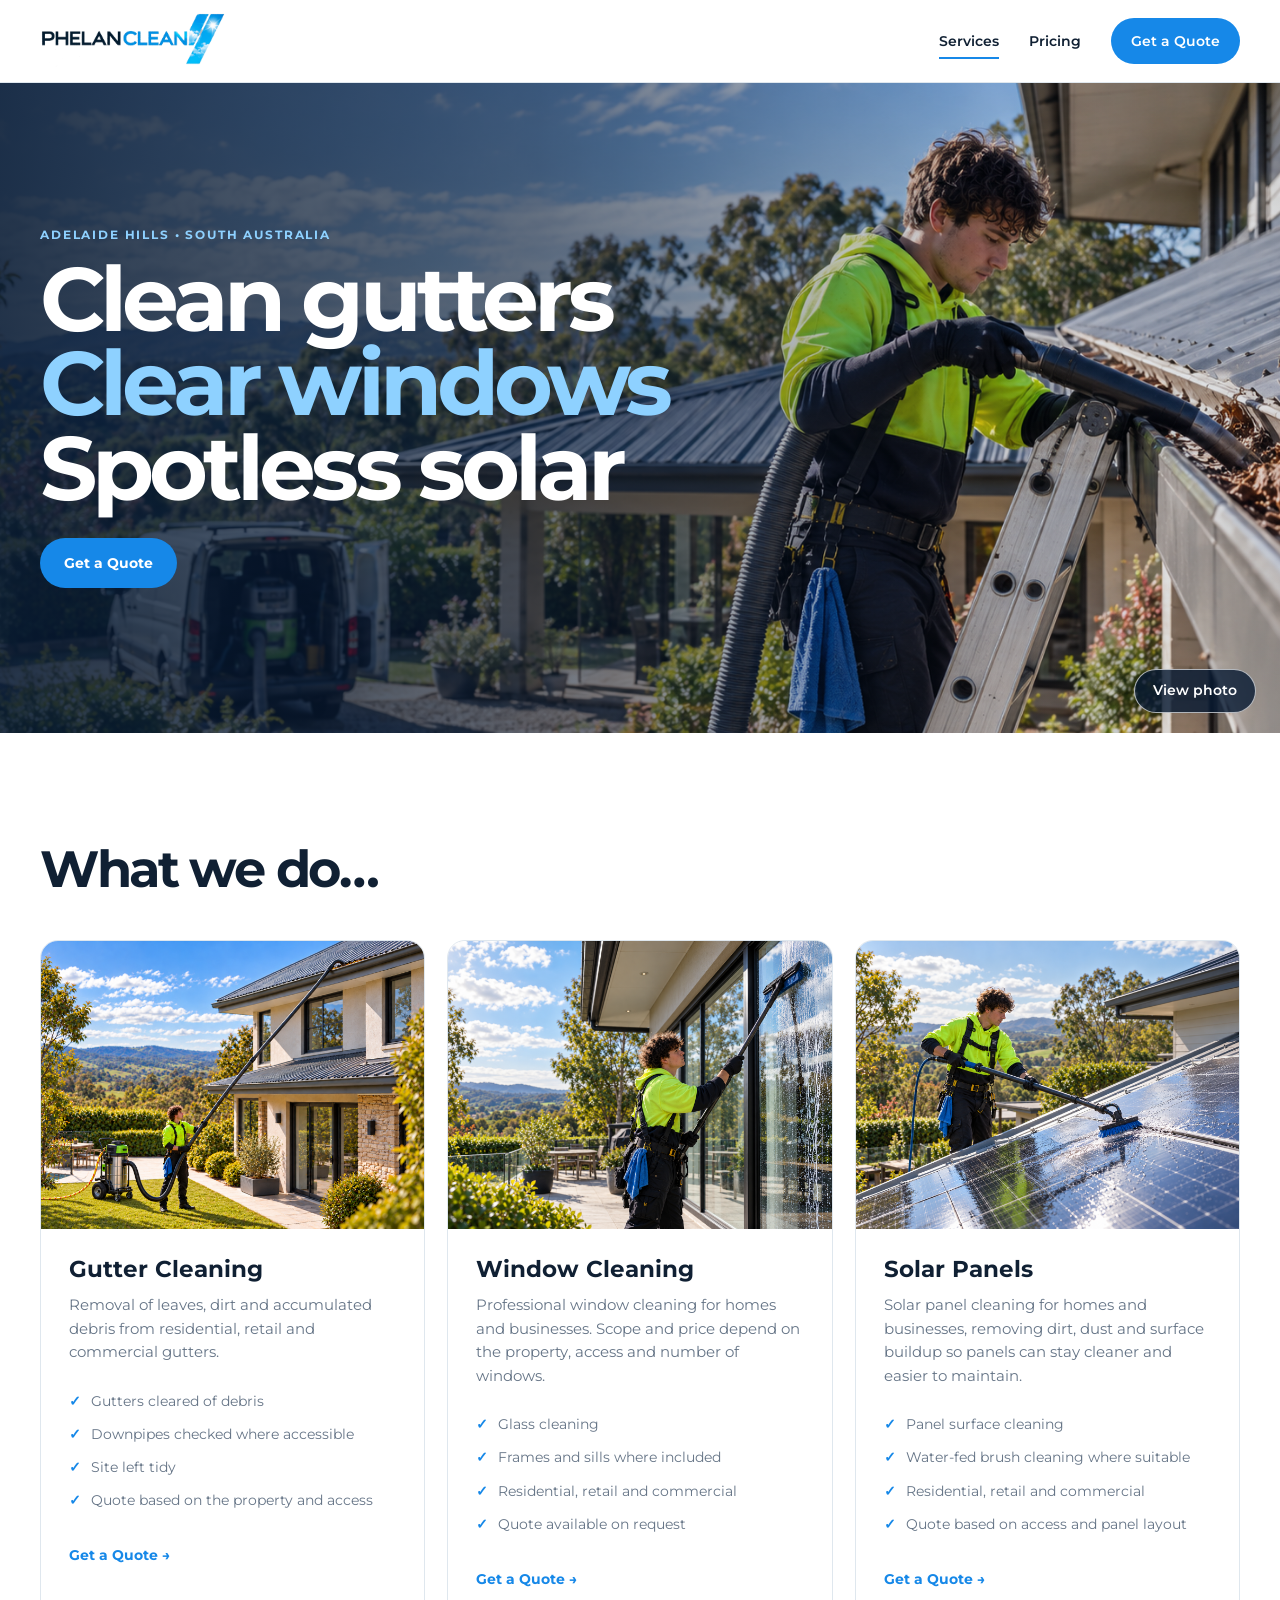
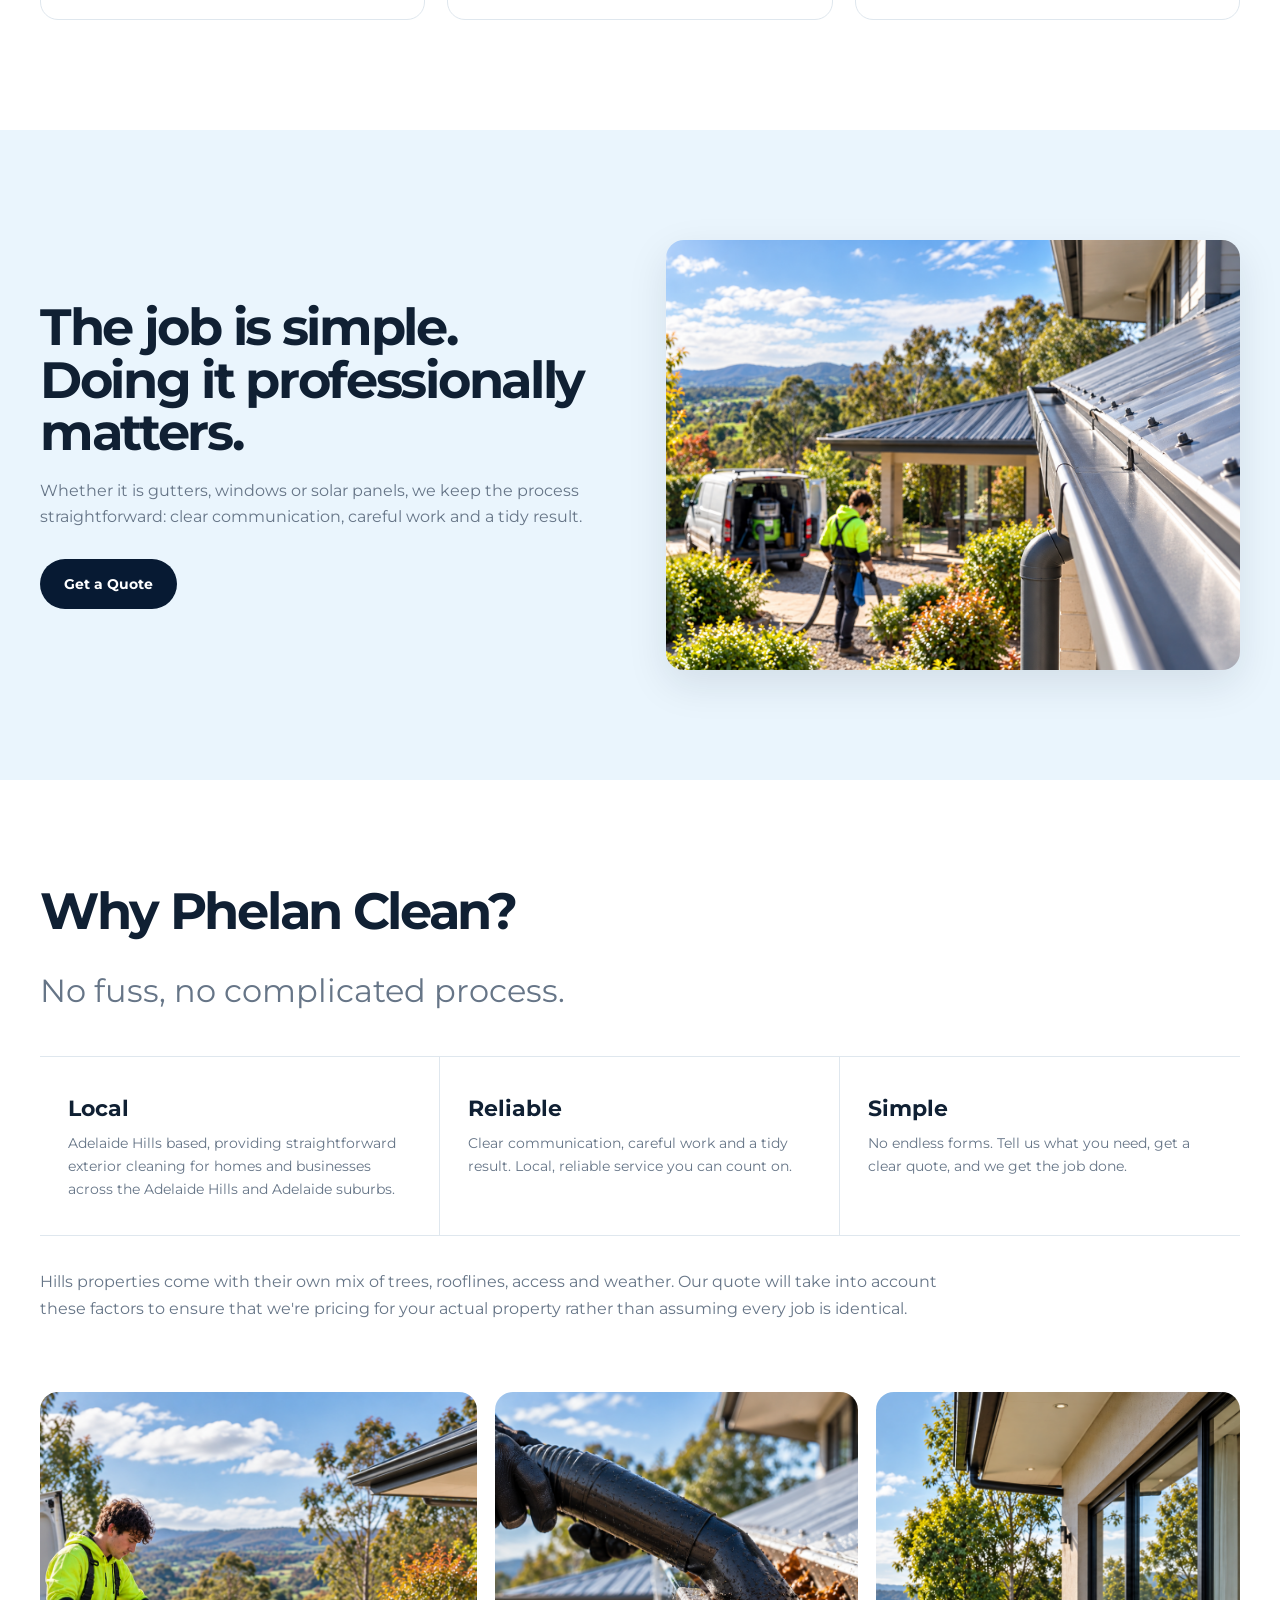
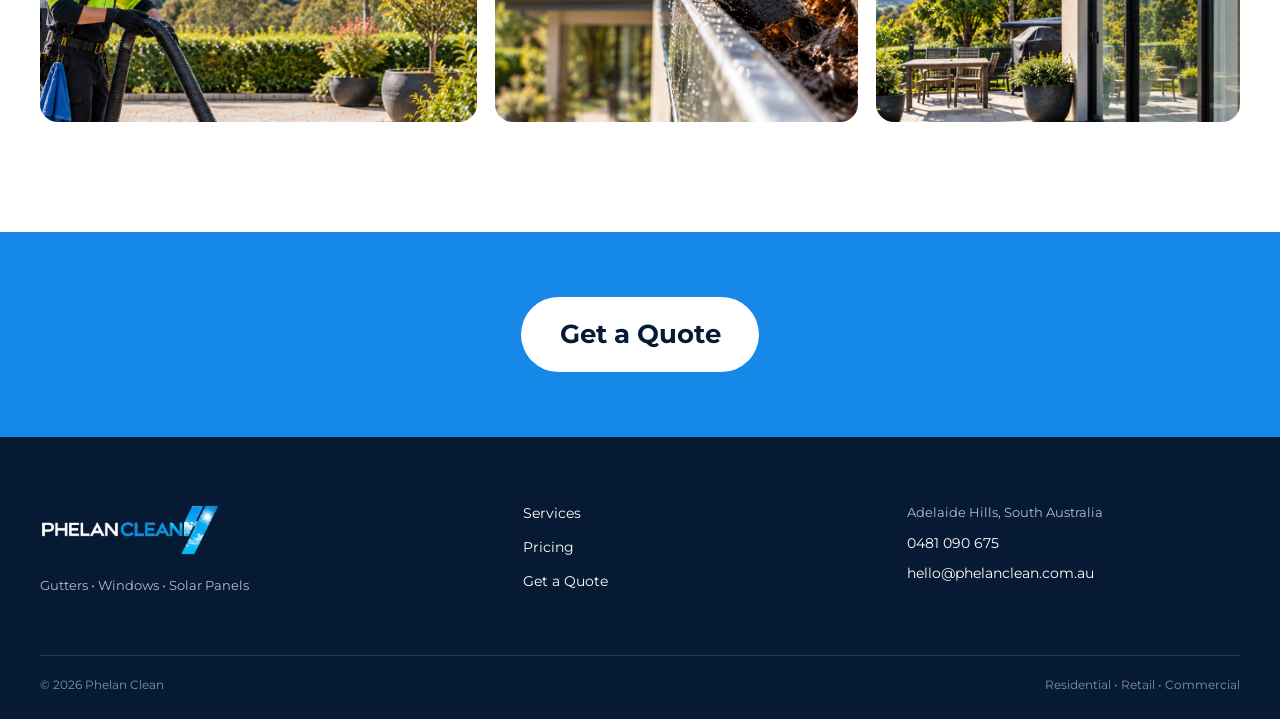
<file: index.html>
<!doctype html>
<html lang="en-AU">

<head>
<meta charset="utf-8">
<meta name="viewport" content="width=device-width, initial-scale=1">
<meta name="description" content="Phelan Clean — gutter, window and solar panel cleaning in the Adelaide Hills.">
<title>Services | Phelan Clean</title>
<link rel="stylesheet" href="css/style.css">
</head>
<body>
<header class="site-header"><div class="container nav-wrap">
<a class="brand" href="index.html"><img src="images/phelan-clean-logo-clean.png" alt="Phelan Clean"></a>
<button class="menu-toggle" type="button" aria-expanded="false" aria-controls="site-nav"><span></span><span></span><span></span><span class="sr-only">Open menu</span></button>
<nav id="site-nav" class="site-nav" aria-label="Main navigation"><a class="active" href="index.html">Services</a><a class="" href="pricing.html">Pricing</a><a class="nav-cta" href="quote.html">Get a Quote</a></nav>
</div></header>
<main><section class="hero">
  <div class="hero-media"><img src="images/hero-services.png" alt="Professional gutter cleaning at an Adelaide Hills home"></div>
  <div class="container hero-content">
    <p class="eyebrow">ADELAIDE HILLS • SOUTH AUSTRALIA</p>
    <h1>Clean gutters<br><span>Clear windows</span><br>Spotless solar</h1>
    <a class="button button-primary" href="quote.html">Get a Quote</a>
  </div>
</section>

<section class="section">
  <div class="container">
    <div class="section-heading"><h2>What we do…</h2></div>
    <div class="service-grid">
      <article class="service-card">
        <div class="service-image"><img src="images/gutter-cleaning-ground-v4.png" alt="Gutter cleaning from the ground using a long vacuum pole"></div>
        <div class="service-card-body">
          <h3>Gutter Cleaning</h3>
          <p>Removal of leaves, dirt and accumulated debris from residential, retail and commercial gutters.</p>
          <ul class="check-list"><li>Gutters cleared of debris</li><li>Downpipes checked where accessible</li><li>Site left tidy</li><li>Quote based on the property and access</li></ul>
          <a class="text-link" href="quote.html">Get a Quote →</a>
        </div>
      </article>
      <article class="service-card">
        <div class="service-image"><img src="images/window-cleaning.png" alt="Window cleaning"></div>
        <div class="service-card-body">
          <h3>Window Cleaning</h3>
          <p>Professional window cleaning for homes and businesses. Scope and price depend on the property, access and number of windows.</p>
          <ul class="check-list"><li>Glass cleaning</li><li>Frames and sills where included</li><li>Residential, retail and commercial</li><li>Quote available on request</li></ul>
          <a class="text-link" href="quote.html">Get a Quote →</a>
        </div>
      </article>
      <article class="service-card">
        <div class="service-image"><img src="images/solar-cleaning.png" alt="Solar panel cleaning"></div>
        <div class="service-card-body">
          <h3>Solar Panels</h3>
          <p>Solar panel cleaning for homes and businesses, removing dirt, dust and surface buildup so panels can stay cleaner and easier to maintain.</p>
          <ul class="check-list"><li>Panel surface cleaning</li><li>Water-fed brush cleaning where suitable</li><li>Residential, retail and commercial</li><li>Quote based on access and panel layout</li></ul>
          <a class="text-link" href="quote.html">Get a Quote →</a>
        </div>
      </article>
    </div>
  </div>
</section>

<section class="feature-section">
  <div class="container feature-grid">
    <div class="feature-copy"><h2>The job is simple.<br>Doing it professionally matters.</h2><p>Whether it is gutters, windows or solar panels, we keep the process straightforward: clear communication, careful work and a tidy result.</p><a class="button button-dark" href="quote.html">Get a Quote</a></div>
    <div class="feature-image"><img src="images/gutter-result.png" alt="Clean gutters after professional cleaning"></div>
  </div>
</section>

<section class="trust-section">
  <div class="container">
    <div class="section-heading"><h2>Why Phelan Clean?</h2><p class="trust-tagline">No fuss, no complicated process.</p></div>
    <div class="trust-grid">
      <div><strong>Local</strong><span>Adelaide Hills based, providing straightforward exterior cleaning for homes and businesses across the Adelaide Hills and Adelaide suburbs.</span></div>
      <div><strong>Reliable</strong><span>Clear communication, careful work and a tidy result. Local, reliable service you can count on.</span></div>
      <div><strong>Simple</strong><span>No endless forms. Tell us what you need, get a clear quote, and we get the job done.</span></div>
    </div>
    <p class="trust-property">Hills properties come with their own mix of trees, rooflines, access and weather. Our quote will take into account these factors to ensure that we're pricing for your actual property rather than assuming every job is identical.</p>
  </div>
</section>

<section class="gallery-section"><div class="container"><div class="gallery-grid"><img src="images/gallery-1.png" alt="Adelaide Hills property"><img src="images/gallery-2.png" alt="Professional exterior cleaning"><img src="images/gallery-3.png" alt="Clean windows on a home"></div></div></section>

<section class="cta-section cta-quote"><div class="container cta-inner"><a class="button button-light" href="quote.html">Get a Quote</a></div></section></main>
<footer class="site-footer"><div class="container footer-grid">
<div><img class="footer-logo" src="images/phelan-clean-logo-footer-white-v2.png" alt="Phelan Clean"><p>Gutters • Windows • Solar Panels</p></div>
<div class="footer-links"><a href="index.html">Services</a><a href="pricing.html">Pricing</a><a href="quote.html">Get a Quote</a></div>
<div class="footer-contact"><p>Adelaide Hills, South Australia</p><a href="tel:+61481090675">0481 090 675</a><a href="mailto:hello@phelanclean.com.au">hello@phelanclean.com.au</a></div>
</div><div class="container footer-bottom"><span>© 2026 Phelan Clean</span><span>Residential • Retail • Commercial</span></div></footer>
<script src="js/script.js"></script>
</body></html>
</file>
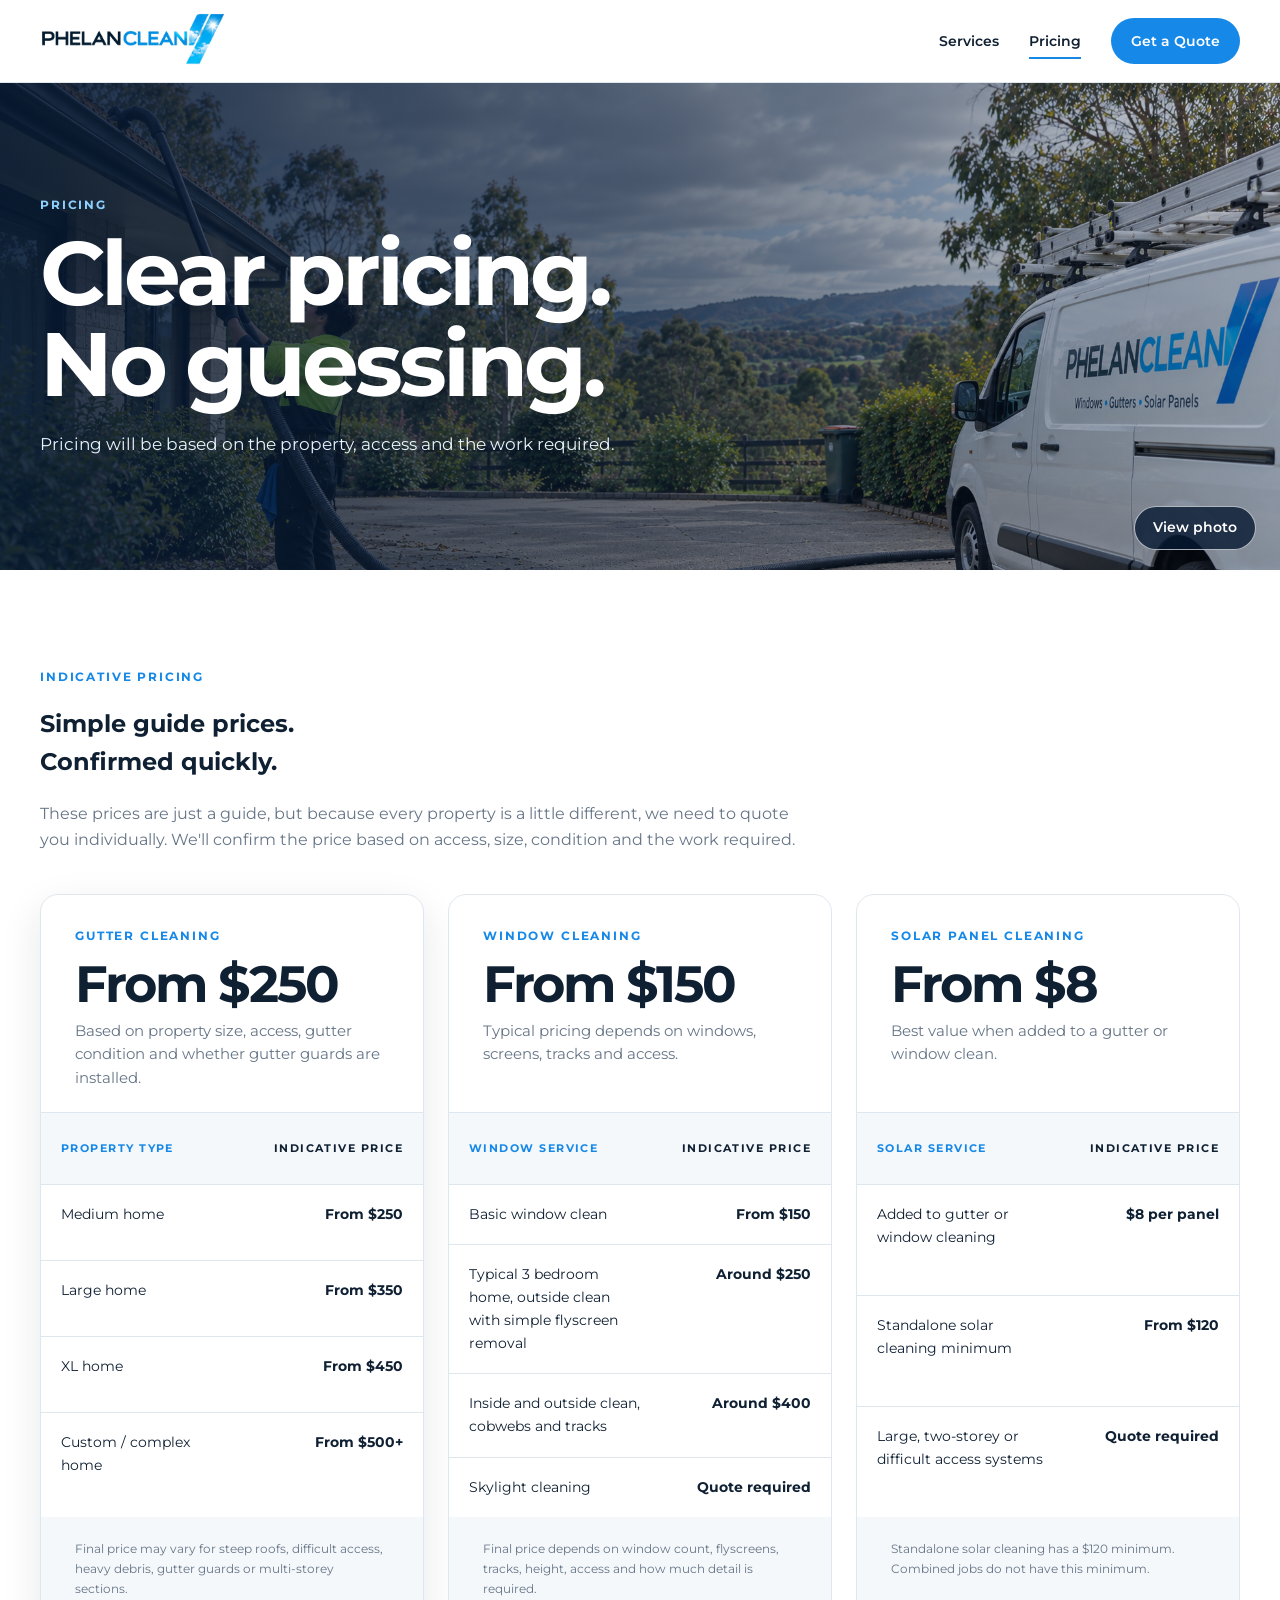
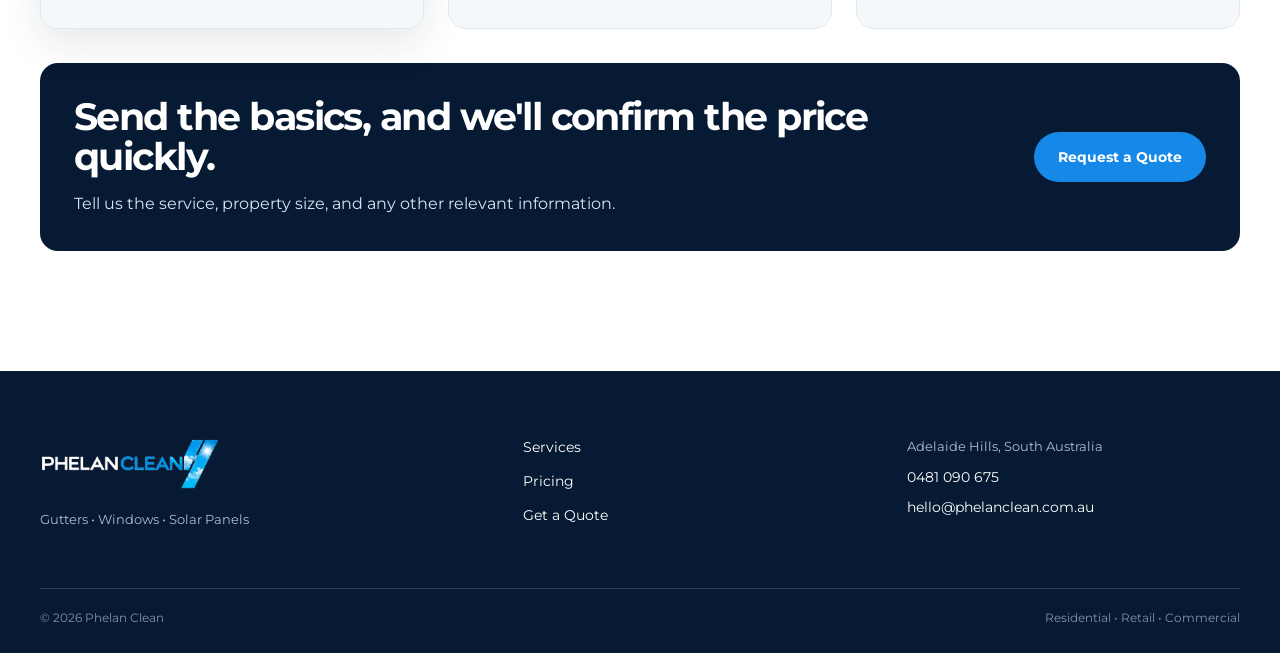
<file: pricing.html>
<!doctype html>
<html lang="en-AU">
<head>
<meta charset="utf-8">
<meta name="viewport" content="width=device-width, initial-scale=1">
<meta name="description" content="Phelan Clean — gutter, window and solar panel cleaning in the Adelaide Hills.">
<title>Pricing | Phelan Clean</title>
<link rel="stylesheet" href="css/style.css">
</head>
<body>
<header class="site-header"><div class="container nav-wrap">
<a class="brand" href="index.html"><img src="images/phelan-clean-logo-clean.png" alt="Phelan Clean"></a>
<button class="menu-toggle" type="button" aria-expanded="false" aria-controls="site-nav"><span></span><span></span><span></span><span class="sr-only">Open menu</span></button>
<nav id="site-nav" class="site-nav" aria-label="Main navigation"><a class="" href="index.html">Services</a><a class="active" href="pricing.html">Pricing</a><a class="nav-cta" href="quote.html">Get a Quote</a></nav>
</div></header>
<main><section class="page-hero pricing-hero"><div class="page-hero-media"><img src="images/hero-about.png" alt="Phelan Clean working around an Adelaide Hills property"></div><div class="container"><p class="eyebrow">PRICING</p><h1>Clear pricing.<br>No guessing.</h1><p>Pricing will be based on the property, access and the work required.</p></div></section>
<section class="pricing-section"><div class="container">
<div class="pricing-intro"><p class="eyebrow">INDICATIVE PRICING</p><h2>Simple guide prices.<br>Confirmed quickly.</h2><p>These prices are just a guide, but because every property is a little different, we need to quote you individually. We'll confirm the price based on access, size, condition and the work required.</p></div>
<div class="price-layout">
<article class="price-panel price-panel-featured"><div class="price-panel-head"><p class="eyebrow">GUTTER CLEANING</p><h3>From $250</h3><p>Based on property size, access, gutter condition and whether gutter guards are installed.</p></div><div class="price-table-wrap"><table class="price-table"><thead><tr><th>Property type</th><th>Indicative price</th></tr></thead><tbody><tr><td>Medium home</td><td>From $250</td></tr><tr><td>Large home</td><td>From $350</td></tr><tr><td>XL home</td><td>From $450</td></tr><tr><td>Custom / complex home</td><td>From $500+</td></tr></tbody></table></div><p class="price-fineprint">Final price may vary for steep roofs, difficult access, heavy debris, gutter guards or multi-storey sections.</p></article>
<article class="price-panel"><div class="price-panel-head"><p class="eyebrow">WINDOW CLEANING</p><h3>From $150</h3><p>Typical pricing depends on windows, screens, tracks and access.</p></div><div class="price-table-wrap"><table class="price-table"><thead><tr><th>Window service</th><th>Indicative price</th></tr></thead><tbody><tr><td>Basic window clean</td><td>From $150</td></tr><tr><td>Typical 3 bedroom home, outside clean with simple flyscreen removal</td><td>Around $250</td></tr><tr><td>Inside and outside clean, cobwebs and tracks</td><td>Around $400</td></tr><tr><td>Skylight cleaning</td><td>Quote required</td></tr></tbody></table></div><p class="price-fineprint">Final price depends on window count, flyscreens, tracks, height, access and how much detail is required.</p></article>
<article class="price-panel"><div class="price-panel-head"><p class="eyebrow">SOLAR PANEL CLEANING</p><h3>From $8</h3><p>Best value when added to a gutter or window clean.</p></div><div class="price-table-wrap"><table class="price-table"><thead><tr><th>Solar service</th><th>Indicative price</th></tr></thead><tbody><tr><td>Added to gutter or window cleaning</td><td>$8 per panel</td></tr><tr><td>Standalone solar cleaning minimum</td><td>From $120</td></tr><tr><td>Large, two-storey or difficult access systems</td><td>Quote required</td></tr></tbody></table></div><p class="price-fineprint">Standalone solar cleaning has a $120 minimum. Combined jobs do not have this minimum.</p></article>
</div>
<div class="pricing-confirm"><div><h2>Send the basics, and we'll confirm the price quickly.</h2><p>Tell us the service, property size, and any other relevant information.</p></div><a class="button button-primary" href="quote.html">Request a Quote</a></div>
</div></section></main>
<footer class="site-footer"><div class="container footer-grid">
<div><img class="footer-logo" src="images/phelan-clean-logo-footer-white-v2.png" alt="Phelan Clean"><p>Gutters • Windows • Solar Panels</p></div>
<div class="footer-links"><a href="index.html">Services</a><a href="pricing.html">Pricing</a><a href="quote.html">Get a Quote</a></div>
<div class="footer-contact"><p>Adelaide Hills, South Australia</p><a href="tel:+61481090675">0481 090 675</a><a href="mailto:hello@phelanclean.com.au">hello@phelanclean.com.au</a></div>
</div><div class="container footer-bottom"><span>© 2026 Phelan Clean</span><span>Residential • Retail • Commercial</span></div></footer>
<script src="js/script.js"></script>
</body></html>
</file>
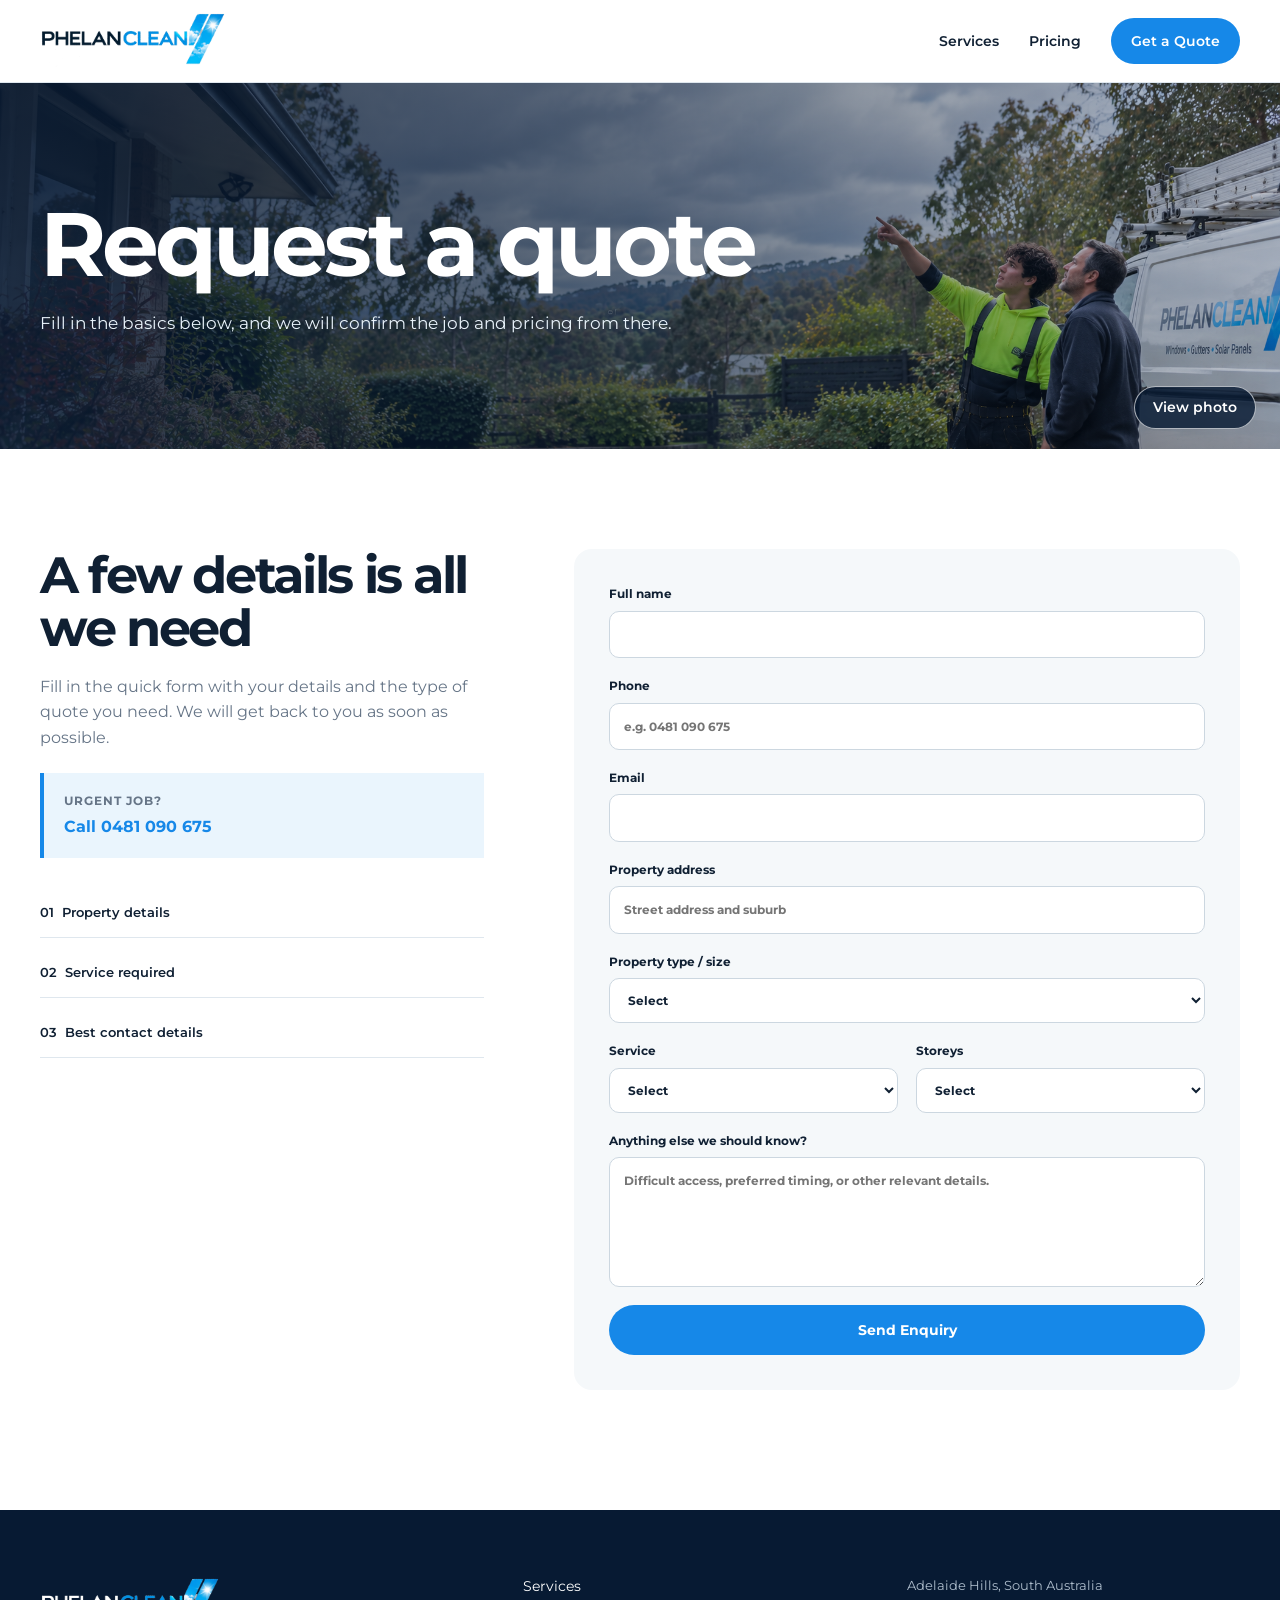
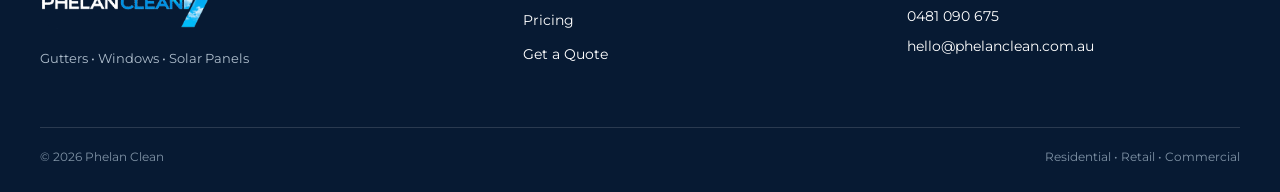
<file: quote.html>
<!doctype html>
<html lang="en-AU">
<head>
<meta charset="utf-8">
<meta name="viewport" content="width=device-width, initial-scale=1">
<meta name="description" content="Phelan Clean — gutter, window and solar panel cleaning in the Adelaide Hills.">
<title>Get a Quote | Phelan Clean</title>
<link rel="stylesheet" href="css/style.css">
</head>
<body>
<header class="site-header"><div class="container nav-wrap">
<a class="brand" href="index.html"><img src="images/phelan-clean-logo-clean.png" alt="Phelan Clean"></a>
<button class="menu-toggle" type="button" aria-expanded="false" aria-controls="site-nav"><span></span><span></span><span></span><span class="sr-only">Open menu</span></button>
<nav id="site-nav" class="site-nav" aria-label="Main navigation"><a class="" href="index.html">Services</a><a class="" href="pricing.html">Pricing</a><a class="nav-cta" href="quote.html">Get a Quote</a></nav>
</div></header>
<main><section class="page-hero quote-hero"><div class="page-hero-media"><img src="images/hero-quote.png" alt="A cleaner and customer discussing the roof beside the Phelan Clean van"></div><div class="container"><h1>Request a quote</h1><p>Fill in the basics below, and we will confirm the job and pricing from there.</p></div></section>
<section class="quote-section"><div class="container quote-layout"><div class="quote-intro"><h2>A few details is all we need</h2><p>Fill in the quick form with your details and the type of quote you need. We will get back to you as soon as possible.</p><p class="urgent-contact"><span>Urgent job?</span><a href="tel:+61481090675">Call 0481 090 675</a></p><div class="quote-points"><span>01&nbsp; Property details</span><span>02&nbsp; Service required</span><span>03&nbsp; Best contact details</span></div></div>
<form class="quote-form" id="quote-form" action="https://formspree.io/f/xrpezrpw" method="POST">
<input type="hidden" name="_subject" value="New Phelan Clean quote request">
<label>Full name<input type="text" name="name" autocomplete="name" maxlength="120" required></label>
<label>Phone<input type="tel" name="phone" autocomplete="tel" inputmode="tel" maxlength="30" placeholder="e.g. 0481 090 675" required></label>
<label>Email<input type="email" name="email" autocomplete="email" maxlength="254" required></label>
<label>Property address<input type="text" name="address" autocomplete="street-address" minlength="8" maxlength="300" placeholder="Street address and suburb" required></label>
<label>Property type / size<select name="property_size" required><option value="">Select</option><option>Small home (1–2 bedrooms)</option><option>Average home (3 bedrooms)</option><option>Large home (4–5 bedrooms)</option><option>Extra-large home (6+ bedrooms)</option><option>Retail / commercial property</option><option>Other / not sure</option></select></label>
<div class="form-row"><label>Service<select name="service" id="quote-service" aria-controls="gutter-guards-field solar-panels-field" required><option value="">Select</option><option>Gutter cleaning</option><option>Window cleaning</option><option>Solar cleaning</option><option>Mix of services</option><option>Other / ask a question</option></select></label><label>Storeys<select name="storeys"><option value="">Select</option><option>Single storey</option><option>Two storeys</option><option>Three+ storeys</option><option>Not sure</option></select></label></div>
<label id="gutter-guards-field" hidden>Do you have gutter guards installed on your property?<select name="gutter_guards" id="gutter-guards" disabled><option value="">Select</option><option value="Yes">Yes</option><option value="No">No</option></select></label>
<label id="solar-panels-field" hidden>Indicative number of solar panels<select name="solar_panel_count" id="solar-panel-count" disabled><option value="">Select</option><option value="None" id="solar-panels-none" hidden disabled>None</option><option>Under 10 panels</option><option>10–20 panels</option><option>Over 20 panels</option><option>Not sure</option></select></label>
<label>Anything else we should know?<textarea name="message" rows="5" placeholder="Difficult access, preferred timing, or other relevant details."></textarea></label>
<button class="button button-primary" type="submit">Send Enquiry</button>
</form></div></section></main>
<footer class="site-footer"><div class="container footer-grid">
<div><img class="footer-logo" src="images/phelan-clean-logo-footer-white-v2.png" alt="Phelan Clean"><p>Gutters • Windows • Solar Panels</p></div>
<div class="footer-links"><a href="index.html">Services</a><a href="pricing.html">Pricing</a><a href="quote.html">Get a Quote</a></div>
<div class="footer-contact"><p>Adelaide Hills, South Australia</p><a href="tel:+61481090675">0481 090 675</a><a href="mailto:hello@phelanclean.com.au">hello@phelanclean.com.au</a></div>
</div><div class="container footer-bottom"><span>© 2026 Phelan Clean</span><span>Residential • Retail • Commercial</span></div></footer>
<script src="js/script.js"></script>
</body></html>
</file>
<file: css/style.css>
@import url('https://fonts.googleapis.com/css2?family=Montserrat:wght@400;500;600;700&display=swap');
:root{--navy:#071a33;--blue:#1688e8;--blue-dark:#0868b8;--sky:#eaf5fd;--ink:#102033;--muted:#667587;--line:#dfe7ee;--white:#fff;--soft:#f5f8fa;--radius:18px;--shadow:0 14px 40px rgba(7,26,51,.10);--max:1200px}
*{box-sizing:border-box}html{scroll-behavior:smooth}body{margin:0;color:var(--ink);background:#fff;font-family:'Montserrat','Century Gothic',Arial,sans-serif;line-height:1.6}img{display:block;max-width:100%;height:auto}a{color:inherit;text-decoration:none}button,input,select,textarea{font:inherit}.container{width:min(calc(100% - 48px),var(--max));margin:auto}.narrow{max-width:900px}.sr-only{position:absolute;width:1px;height:1px;padding:0;margin:-1px;overflow:hidden;clip:rect(0,0,0,0);white-space:nowrap;border:0}
.site-header{position:sticky;top:0;z-index:50;background:rgba(255,255,255,.96);border-bottom:1px solid var(--line);backdrop-filter:blur(12px)}.nav-wrap{min-height:82px;display:flex;align-items:center;justify-content:space-between;gap:30px}.brand img{width:190px;height:58px;object-fit:contain;object-position:left center}.site-nav{display:flex;align-items:center;gap:30px;font-size:.86rem;font-weight:600}.site-nav a{padding:9px 0;position:relative}.site-nav a:not(.nav-cta):after{content:"";position:absolute;left:0;right:100%;bottom:2px;height:2px;background:var(--blue);transition:right .2s}.site-nav a:hover:after,.site-nav a.active:after{right:0}.nav-cta{background:var(--blue);color:#fff!important;padding:12px 20px!important;border-radius:999px}.nav-cta:hover{background:var(--blue-dark)}.menu-toggle{display:none;background:none;border:0;padding:8px;cursor:pointer}.menu-toggle span:not(.sr-only){display:block;width:25px;height:2px;background:var(--navy);margin:5px 0}
.hero{position:relative;min-height:650px;display:flex;align-items:center;overflow:hidden;background:var(--navy)}.hero-media{position:absolute;inset:0}.hero-media:after{content:"";position:absolute;inset:0;background:linear-gradient(90deg,rgba(7,26,51,.88),rgba(7,26,51,.58) 42%,rgba(7,26,51,.12) 78%)}.hero-media img{width:100%;height:100%;object-fit:cover}.hero-content{position:relative;z-index:1;color:#fff;padding:50px 0}.eyebrow{margin:0 0 14px;color:var(--blue);font-size:.72rem;line-height:1.3;font-weight:700;letter-spacing:.16em}.hero .eyebrow{color:#8ed1ff}.hero h1{font-size:clamp(3.2rem,7vw,6.2rem);line-height:.94;letter-spacing:-.055em;margin:0 0 28px;font-weight:700;max-width:850px}.hero h1 span{color:#8ed1ff}.hero-text{font-size:clamp(1rem,1.5vw,1.25rem);max-width:620px;color:#e9f3fb;margin:0 0 34px}
.button{display:inline-flex;align-items:center;justify-content:center;min-height:50px;padding:0 24px;border:0;border-radius:999px;font-weight:700;font-size:.88rem;cursor:pointer;transition:transform .15s,background .15s}.button:hover{transform:translateY(-1px)}.button-primary{background:var(--blue);color:#fff}.button-primary:hover{background:var(--blue-dark)}.button-dark{background:var(--navy);color:#fff}.button-light{background:#fff;color:var(--navy)}
.section{padding:110px 0}.section-heading{max-width:650px;margin-bottom:45px}.section-heading.centre{margin-inline:auto;text-align:center}.section h2,.trust-section h2,.feature-copy h2,.cta-section h2,.page-hero h1,.detail-copy h2,.about-copy h2,.local-section h2,.pricing-note h2,.quote-intro h2{font-size:clamp(2rem,4vw,3.7rem);line-height:1.02;letter-spacing:-.045em;margin:0 0 20px}.section-heading p:not(.eyebrow){color:var(--muted)}
.service-grid{display:grid;grid-template-columns:repeat(3,1fr);gap:22px}.service-card{border:1px solid var(--line);border-radius:var(--radius);overflow:hidden;background:#fff}.service-card.featured{box-shadow:var(--shadow)}.service-image{aspect-ratio:4/3;overflow:hidden;background:var(--soft)}.service-image img{width:100%;height:100%;object-fit:cover}.service-card-body{padding:28px}.card-kicker{margin:0 0 9px;font-size:.68rem;letter-spacing:.14em;font-weight:700;color:var(--blue)}.service-card h3{font-size:1.45rem;line-height:1.1;margin:0 0 12px}.service-card p:not(.card-kicker){color:var(--muted);font-size:.92rem;margin:0 0 20px}.text-link{font-weight:700;font-size:.85rem;color:var(--blue)}
.feature-section{padding:110px 0;background:var(--sky)}.feature-grid{display:grid;grid-template-columns:1fr 1.05fr;align-items:center;gap:80px}.feature-copy>p:not(.eyebrow){color:var(--muted);max-width:570px;margin:0 0 30px}.feature-image{border-radius:var(--radius);overflow:hidden;box-shadow:var(--shadow)}.feature-image img{width:100%;aspect-ratio:4/3;object-fit:cover}
.trust-section{padding:105px 0}.trust-grid{display:grid;grid-template-columns:repeat(3,1fr);border-top:1px solid var(--line);border-bottom:1px solid var(--line)}.trust-grid div{padding:34px 28px;border-right:1px solid var(--line)}.trust-grid div:last-child{border-right:0}.trust-grid strong,.trust-grid span{display:block}.trust-grid strong{font-size:1.35rem;margin-bottom:6px}.trust-grid span{color:var(--muted);font-size:.9rem}
.gallery-section{padding:0 0 110px}.gallery-grid{display:grid;grid-template-columns:1.2fr 1fr 1fr;gap:18px}.gallery-grid img{width:100%;height:330px;object-fit:cover;border-radius:var(--radius)}
.cta-section{padding:65px 0;background:var(--blue);color:#fff}.cta-inner{display:flex;align-items:center;justify-content:space-between;gap:35px}.cta-section .eyebrow{color:#b9e2ff}.cta-section h2{margin:0;font-size:clamp(2rem,4vw,3.4rem)}
.site-footer{background:var(--navy);color:#fff;padding:65px 0 25px}.footer-grid{display:grid;grid-template-columns:1.3fr 1fr 1fr;gap:50px;padding-bottom:45px}.footer-logo{width:180px;height:60px;object-fit:contain;object-position:left}.site-footer p{color:#aebdcc;font-size:.82rem}.footer-links,.footer-contact{display:grid;align-content:start;gap:12px;font-size:.86rem}.footer-links a:hover,.footer-contact a:hover{color:#8ed1ff}.footer-contact p{margin:0;color:#aebdcc}.footer-contact a{display:block;line-height:1.3}.footer-bottom{border-top:1px solid rgba(255,255,255,.14);padding-top:20px;display:flex;justify-content:space-between;gap:20px;color:#7f92a5;font-size:.72rem}
.page-hero{position:relative;overflow:hidden;padding:115px 0 95px;background:var(--navy);color:#fff}.page-hero-media{position:absolute;inset:0}.page-hero-media:after{content:"";position:absolute;inset:0;background:linear-gradient(90deg,rgba(7,26,51,.88),rgba(7,26,51,.58) 48%,rgba(7,26,51,.18))}.page-hero-media img{width:100%;height:100%;object-fit:cover}.page-hero .container{position:relative;z-index:1}.page-hero .eyebrow{color:#8ed1ff}.page-hero h1{font-size:clamp(3rem,7vw,5.8rem);max-width:900px}.page-hero p:not(.eyebrow){max-width:650px;color:#e9f3fb;font-size:1.08rem}
.service-detail{padding:110px 0}.service-detail.alt{background:var(--soft)}.detail-grid{display:grid;grid-template-columns:1.05fr 1fr;align-items:center;gap:80px}.detail-image{overflow:hidden;border-radius:var(--radius);box-shadow:var(--shadow)}.detail-image img{width:100%;aspect-ratio:4/3;object-fit:cover}.detail-copy>p:not(.eyebrow){color:var(--muted);max-width:560px}.check-list{list-style:none;padding:0;margin:25px 0 30px;display:grid;gap:10px;color:var(--muted);font-size:.9rem}.check-list li:before{content:"✓";color:var(--blue);font-weight:700;margin-right:10px}
.pricing-section{padding:100px 0 120px}.pricing-note{padding:55px 0;border-bottom:1px solid var(--line)}.pricing-note:first-child{padding-top:0}.pricing-note p:not(.eyebrow){max-width:700px;color:var(--muted)}.pricing-placeholder{display:grid;grid-template-columns:repeat(4,1fr);gap:1px;background:var(--line);border:1px solid var(--line);margin:30px 0}.pricing-placeholder div{background:#fff;padding:30px 22px;display:grid;gap:15px}.pricing-placeholder span{font-size:.7rem;color:var(--blue);font-weight:700}.pricing-placeholder strong{font-size:.9rem}
.about-section{padding:110px 0}.about-grid{display:grid;grid-template-columns:1.05fr 1fr;align-items:center;gap:80px}.about-image{overflow:hidden;border-radius:var(--radius)}.about-image img{width:100%;aspect-ratio:4/3;object-fit:cover}.about-copy p:not(.eyebrow){color:var(--muted);max-width:570px}.local-section{background:var(--sky);padding:100px 0}.local-section p:not(.eyebrow){color:var(--muted);max-width:700px}
.quote-section{padding:100px 0 120px}.quote-layout{display:grid;grid-template-columns:.8fr 1.2fr;gap:90px;align-items:start}.quote-intro{position:sticky;top:120px}.quote-intro>p:not(.eyebrow){color:var(--muted)}.urgent-contact{margin-top:22px!important;padding:18px 20px;border-left:4px solid var(--blue);background:var(--sky);font-weight:700;color:var(--ink)!important;display:grid;gap:4px}.urgent-contact span{font-size:.78rem;letter-spacing:.08em;text-transform:uppercase;color:var(--muted)}.urgent-contact a{color:var(--blue);white-space:nowrap}.quote-points{display:grid;gap:10px;margin-top:30px;font-size:.82rem;font-weight:600}.quote-points span{padding:14px 0;border-bottom:1px solid var(--line)}.quote-form{display:grid;gap:18px;padding:35px;background:var(--soft);border-radius:var(--radius)}.quote-form label{display:grid;gap:7px;font-size:.76rem;font-weight:700}.quote-form input,.quote-form select,.quote-form textarea{width:100%;border:1px solid #ccd7e0;border-radius:10px;background:#fff;padding:13px 14px;color:var(--ink);outline:none}.quote-form textarea{resize:vertical;min-height:130px}.quote-form input:focus,.quote-form select:focus,.quote-form textarea:focus{border-color:var(--blue);box-shadow:0 0 0 3px rgba(22,136,232,.12)}.form-row{display:grid;grid-template-columns:1fr 1fr;gap:18px}.form-note{font-size:.72rem!important;color:var(--muted);margin:0}
@media(max-width:900px){.container{width:min(calc(100% - 36px),var(--max))}.menu-toggle{display:block}.site-nav{display:none;position:absolute;top:82px;left:0;right:0;padding:18px;background:#fff;border-bottom:1px solid var(--line);box-shadow:0 12px 25px rgba(7,26,51,.08);flex-direction:column;align-items:stretch;gap:2px}.site-nav.open{display:flex}.site-nav a{padding:13px 12px}.nav-cta{text-align:center;margin-top:7px}.hero{min-height:610px}.hero-media:after{background:linear-gradient(90deg,rgba(7,26,51,.88),rgba(7,26,51,.46))}.service-grid{grid-template-columns:1fr 1fr}.service-card.featured{grid-column:1/-1}.feature-grid,.detail-grid,.about-grid,.quote-layout{grid-template-columns:1fr;gap:45px}.quote-intro{position:static}.trust-grid{grid-template-columns:1fr}.trust-grid div{border-right:0;border-bottom:1px solid var(--line)}.trust-grid div:last-child{border-bottom:0}.gallery-grid{grid-template-columns:1fr 1fr}.gallery-grid img:first-child{grid-column:1/-1}.footer-grid{grid-template-columns:1fr 1fr}.footer-contact{grid-column:1/-1}}
@media(max-width:600px){.container{width:min(calc(100% - 28px),var(--max))}.nav-wrap{min-height:72px}.brand img{width:155px;height:48px}.site-nav{top:72px}.hero{min-height:650px}.hero-content{padding:70px 0}.hero h1{font-size:clamp(3rem,15vw,4.6rem)}.section,.feature-section,.trust-section,.about-section,.quote-section,.service-detail{padding:75px 0}.page-hero{padding:80px 0 70px}.page-hero h1{font-size:clamp(2.8rem,14vw,4.2rem)}.service-grid,.pricing-placeholder,.form-row,.footer-grid,.gallery-grid{grid-template-columns:1fr}.service-card.featured,.gallery-grid img:first-child{grid-column:auto}.gallery-grid img{height:280px}.cta-inner{align-items:flex-start;flex-direction:column}.footer-contact{grid-column:auto}.footer-bottom{flex-direction:column}.quote-form{padding:24px}}
.pricing-intro{max-width:760px;margin-bottom:42px}.pricing-intro p:not(.eyebrow){color:var(--muted);font-size:1rem}.price-layout{display:grid;grid-template-columns:repeat(3,1fr);gap:24px;align-items:start}.price-panel{border:1px solid var(--line);border-radius:var(--radius);background:#fff;overflow:hidden}.price-panel-featured{box-shadow:var(--shadow)}.price-panel-head{padding:34px 34px 22px}.price-panel-head h3{margin:0 0 10px;font-size:clamp(2rem,4vw,3.4rem);line-height:1;letter-spacing:-.045em}.price-panel-head p:not(.eyebrow){margin:0;color:var(--muted);font-size:.92rem}.price-table-wrap{overflow-x:auto}.price-table{width:100%;border-collapse:collapse;font-size:.9rem}.price-table th,.price-table td{padding:18px 34px;text-align:left;border-top:1px solid var(--line);vertical-align:top}.price-table th{font-size:.7rem;letter-spacing:.13em;text-transform:uppercase;color:var(--blue);background:var(--soft)}.price-table td:last-child,.price-table th:last-child{text-align:right;font-weight:700;white-space:nowrap;color:var(--ink)}.price-fineprint{margin:0;padding:22px 34px 30px;color:var(--muted);font-size:.78rem;background:var(--soft)}.pricing-confirm{margin-top:34px;padding:34px;display:flex;align-items:center;justify-content:space-between;gap:30px;border-radius:var(--radius);background:var(--navy);color:#fff}.pricing-confirm h2{font-size:clamp(1.8rem,3vw,3rem);line-height:1.04;letter-spacing:-.04em;margin:0 0 14px}.pricing-confirm .eyebrow{color:#8ed1ff}.pricing-confirm p:not(.eyebrow){max-width:680px;margin:0;color:#d6e6f4}.pricing-confirm .button{flex:0 0 auto}
@media(max-width:900px){.price-layout{grid-template-columns:1fr}.pricing-confirm{align-items:flex-start;flex-direction:column}.price-table th,.price-table td{padding-inline:24px}.price-panel-head,.price-fineprint{padding-inline:24px}}

.cta-quote .cta-inner{justify-content:center;align-items:center}
.cta-quote .button{font-size:clamp(.875rem,2.5vw,1.6rem);line-height:1.2;min-height:75px;padding:15px clamp(12px,3vw,40px);max-width:100%;text-align:center}
.trust-tagline{font-size:2rem;line-height:1.3}
.photo-zoom{cursor:zoom-in}
.photo-zoom:focus-visible,.hero-photo-trigger:focus-visible,.photo-viewer-close:focus-visible{outline:3px solid #8ed1ff;outline-offset:5px}
.hero-photo-trigger{position:absolute;right:24px;bottom:20px;z-index:2;padding:10px 18px;border:1px solid rgba(255,255,255,.65);border-radius:999px;background:rgba(7,26,51,.8);color:#fff;font:inherit;font-size:.85rem;font-weight:600;cursor:zoom-in}
.photo-viewer-open{overflow:hidden}
.photo-viewer{position:fixed;inset:0;width:100%;height:100%;max-width:100%;max-height:100%;margin:0;padding:64px 16px 24px;border:0;background:transparent;overflow:auto}
.photo-viewer[open]{display:flex;align-items:center;justify-content:center}
.photo-viewer::backdrop{background:rgba(7,26,51,.94)}
.photo-viewer img{display:block;width:auto;height:auto;max-width:100%;max-height:calc(100dvh - 88px);object-fit:contain}
.photo-viewer-close{position:fixed;top:12px;right:16px;width:44px;height:44px;border:1px solid rgba(255,255,255,.65);border-radius:50%;background:var(--navy);color:#fff;font:inherit;font-size:2rem;line-height:1;cursor:pointer}
@media(max-width:900px){
  .pricing-hero{display:flex;flex-direction:column;padding:0}
  .pricing-hero>.container{padding-top:50px;padding-bottom:65px}
  .pricing-hero .page-hero-media{position:relative;inset:auto;order:2;width:100%;height:clamp(220px,65vw,380px)}
  .pricing-hero .page-hero-media img{object-position:right center}
  .pricing-hero .page-hero-media:after{display:none}
}
.trust-property{max-width:900px;margin:32px 0 0;color:var(--muted);font-size:1rem;line-height:1.7}
.trust-section{padding-bottom:70px}
@media(max-width:600px){.trust-section{padding-bottom:50px}}
@media(min-width:901px){
  .price-layout{align-items:stretch;row-gap:0}
  .price-panel{display:grid;grid-template-rows:subgrid;grid-row:span 3;row-gap:0}
  .price-table{height:100%}
  .price-table th,.price-table td{padding-inline:20px}
  .price-table th{height:72px;vertical-align:middle;line-height:1.5}
}
.quote-form [hidden]{display:none}
@media(max-width:900px){
  .quote-hero{display:flex;flex-direction:column;padding:0}
  .quote-hero>.container{padding-top:50px;padding-bottom:65px}
  .quote-hero .page-hero-media{position:relative;inset:auto;order:2;width:100%;height:clamp(220px,65vw,380px)}
  .quote-hero .page-hero-media img{object-position:right center}
  .quote-hero .page-hero-media:after{display:none}
}
.field-error{color:#a52222;font-size:.78rem;font-weight:500}
.field-error:empty{display:none}
.quote-form input[aria-invalid="true"]{border-color:#a52222}
</file>
